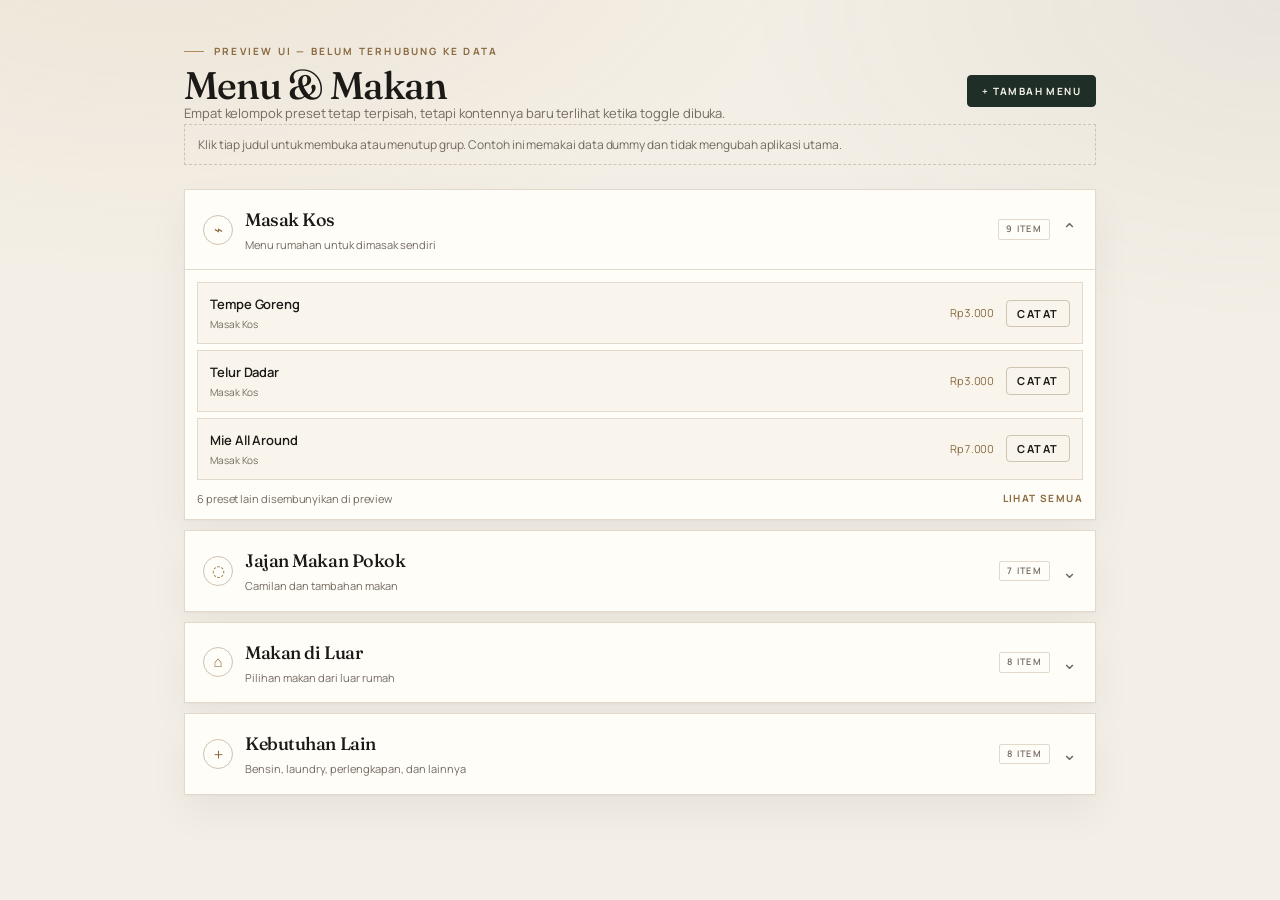
<file: menu-toggle-preview.html>
<!doctype html>
<html lang="id">
  <head>
    <meta charset="utf-8" />
    <meta name="viewport" content="width=device-width, initial-scale=1" />
    <title>Preview — Menu &amp; Makan</title>
    <link rel="preconnect" href="https://fonts.googleapis.com" />
    <link rel="preconnect" href="https://fonts.gstatic.com" crossorigin />
    <link href="https://fonts.googleapis.com/css2?family=Fraunces:opsz,wght@9..144,400;9..144,500&family=Manrope:wght@400;500;600;700&display=swap" rel="stylesheet" />
    <link rel="stylesheet" href="css/style.css" />
    <style>
      .preview-shell { max-width: 960px; margin: 0 auto; padding: 44px 24px 64px; }
      .preview-note { margin: 0 0 24px; padding: 10px 13px; border: 1px dashed var(--line-strong); color: var(--muted); font-size: 12px; }
      .menu-accordion { display: grid; gap: 10px; }
      .menu-group { overflow: clip; border: 1px solid var(--line); background: var(--surface); box-shadow: var(--shadow); }
      .menu-toggle { display: grid; grid-template-columns: auto minmax(0, 1fr) auto auto; align-items: center; width: 100%; gap: 12px; padding: 16px 18px; border: 0; background: transparent; color: var(--ink); text-align: left; }
      .menu-toggle:hover { background: var(--paper-2); }
      .menu-toggle:focus-visible { outline: 2px solid var(--accent-2); outline-offset: -3px; }
      .menu-toggle-icon { display: grid; width: 30px; height: 30px; place-items: center; border: 1px solid var(--line-strong); border-radius: 50%; color: var(--accent); font-size: 15px; }
      .menu-toggle-copy { display: grid; gap: 1px; min-width: 0; }
      .menu-toggle-title { font-family: var(--font-display); font-size: 18px; font-weight: 500; }
      .menu-toggle-description { overflow: hidden; color: var(--muted); font-size: 11px; text-overflow: ellipsis; white-space: nowrap; }
      .menu-toggle-chevron { color: var(--muted); font-size: 18px; transition: transform 160ms ease; }
      .menu-group.is-open .menu-toggle-chevron { transform: rotate(180deg); }
      .menu-group-body { display: none; border-top: 1px solid var(--line); padding: 12px; }
      .menu-group.is-open .menu-group-body { display: block; }
      .preview-list { display: grid; gap: 6px; margin: 0; padding: 0; list-style: none; }
      .preview-row { display: grid; grid-template-columns: minmax(0, 1fr) auto auto; gap: 12px; align-items: center; padding: 11px 12px; border: 1px solid var(--line); background: var(--paper-2); }
      .preview-row-name { display: block; font-size: 13px; font-weight: 600; }
      .preview-row-category { display: block; margin-top: 1px; color: var(--muted); font-size: 10px; }
      .preview-row-price { color: var(--accent); font-size: 11px; font-variant-numeric: tabular-nums; white-space: nowrap; }
      .preview-row .btn { padding: 6px 10px; font-size: 11px; }
      .preview-footer { display: flex; justify-content: space-between; align-items: center; gap: 12px; margin-top: 10px; color: var(--muted); font-size: 11px; }
      @media (max-width: 620px) {
        .preview-shell { padding: 28px 14px 44px; }
        .menu-toggle { grid-template-columns: auto minmax(0, 1fr) auto; padding: 14px; }
        .menu-toggle .panel-tag { display: none; }
        .preview-row { grid-template-columns: minmax(0, 1fr) auto; }
        .preview-row .btn { grid-column: 1 / -1; width: 100%; }
      }
    </style>
  </head>
  <body>
    <main class="preview-shell">
      <div class="page-head">
        <div>
          <p class="eyebrow">Preview UI — belum terhubung ke data</p>
          <h1>Menu &amp; Makan</h1>
        </div>
        <button class="btn primary small" type="button">+ Tambah Menu</button>
      </div>
      <p class="page-desc">Empat kelompok preset tetap terpisah, tetapi kontennya baru terlihat ketika toggle dibuka.</p>
      <p class="preview-note">Klik tiap judul untuk membuka atau menutup grup. Contoh ini memakai data dummy dan tidak mengubah aplikasi utama.</p>

      <div class="menu-accordion" data-menu-accordion>
        <section class="menu-group is-open">
          <button class="menu-toggle" type="button" aria-expanded="true">
            <span class="menu-toggle-icon" aria-hidden="true">⌁</span>
            <span class="menu-toggle-copy"><span class="menu-toggle-title">Masak Kos</span><span class="menu-toggle-description">Menu rumahan untuk dimasak sendiri</span></span>
            <span class="panel-tag">9 item</span><span class="menu-toggle-chevron" aria-hidden="true">⌄</span>
          </button>
          <div class="menu-group-body">
            <ul class="preview-list">
              <li class="preview-row"><span><span class="preview-row-name">Tempe Goreng</span><span class="preview-row-category">Masak Kos</span></span><span class="preview-row-price">Rp3.000</span><button class="btn ghost" type="button">Catat</button></li>
              <li class="preview-row"><span><span class="preview-row-name">Telur Dadar</span><span class="preview-row-category">Masak Kos</span></span><span class="preview-row-price">Rp3.000</span><button class="btn ghost" type="button">Catat</button></li>
              <li class="preview-row"><span><span class="preview-row-name">Mie All Around</span><span class="preview-row-category">Masak Kos</span></span><span class="preview-row-price">Rp7.000</span><button class="btn ghost" type="button">Catat</button></li>
            </ul>
            <div class="preview-footer"><span>6 preset lain disembunyikan di preview</span><button class="link-btn" type="button">Lihat semua</button></div>
          </div>
        </section>

        <section class="menu-group">
          <button class="menu-toggle" type="button" aria-expanded="false">
            <span class="menu-toggle-icon" aria-hidden="true">◌</span>
            <span class="menu-toggle-copy"><span class="menu-toggle-title">Jajan Makan Pokok</span><span class="menu-toggle-description">Camilan dan tambahan makan</span></span>
            <span class="panel-tag">7 item</span><span class="menu-toggle-chevron" aria-hidden="true">⌄</span>
          </button>
          <div class="menu-group-body"><p class="empty-state">Daftar contoh jajan akan muncul di sini.</p></div>
        </section>

        <section class="menu-group">
          <button class="menu-toggle" type="button" aria-expanded="false">
            <span class="menu-toggle-icon" aria-hidden="true">⌂</span>
            <span class="menu-toggle-copy"><span class="menu-toggle-title">Makan di Luar</span><span class="menu-toggle-description">Pilihan makan dari luar rumah</span></span>
            <span class="panel-tag">8 item</span><span class="menu-toggle-chevron" aria-hidden="true">⌄</span>
          </button>
          <div class="menu-group-body"><p class="empty-state">Daftar contoh makan di luar akan muncul di sini.</p></div>
        </section>

        <section class="menu-group">
          <button class="menu-toggle" type="button" aria-expanded="false">
            <span class="menu-toggle-icon" aria-hidden="true">＋</span>
            <span class="menu-toggle-copy"><span class="menu-toggle-title">Kebutuhan Lain</span><span class="menu-toggle-description">Bensin, laundry, perlengkapan, dan lainnya</span></span>
            <span class="panel-tag">8 item</span><span class="menu-toggle-chevron" aria-hidden="true">⌄</span>
          </button>
          <div class="menu-group-body"><p class="empty-state">Daftar contoh kebutuhan lain akan muncul di sini.</p></div>
        </section>
      </div>
    </main>
    <script>
      document.querySelectorAll('.menu-toggle').forEach(function (toggle) {
        toggle.addEventListener('click', function () {
          var group = toggle.closest('.menu-group');
          var isOpen = group.classList.toggle('is-open');
          toggle.setAttribute('aria-expanded', String(isOpen));
        });
      });
    </script>
  </body>
</html>
</file>
<file: css/style.css>
:root {
  --paper: #f4efe6;
  --paper-2: #f9f5ed;
  --surface: #fffdf8;
  --ink: #1c1a17;
  --ink-2: #2b2824;
  --muted: #726a5f;
  --muted-2: #9a9084;
  --line: #e2d9cb;
  --line-strong: #cfc3b1;
  --accent: #8a6a3f;
  --accent-2: #b08a57;
  --accent-soft: #efe4d2;
  --forest: #1f2e27;
  --forest-2: #2b3d33;
  --positive: #3f6b52;
  --negative: #a04a3a;
  --warning: #a8792f;
  --radius: 4px;
  --shadow: 0 1px 2px rgba(28, 26, 23, 0.04), 0 18px 40px rgba(28, 26, 23, 0.05);
  --font-display: "Fraunces", Georgia, "Times New Roman", serif;
  --font-body: "Manrope", "Segoe UI", sans-serif;
}

:root[data-theme="dark"] {
  --paper: #111512;
  --paper-2: #171c18;
  --surface: #1b211c;
  --ink: #f3eee5;
  --ink-2: #e6ded2;
  --muted: #b7ac9c;
  --muted-2: #8f8578;
  --line: #303a32;
  --line-strong: #465247;
  --accent: #d0a96b;
  --accent-2: #dfb97f;
  --accent-soft: #2a241a;
  --forest: #0d1712;
  --forest-2: #16241b;
  --positive: #82b595;
  --negative: #e28f7b;
  --warning: #d9a64d;
  --shadow: 0 1px 2px rgba(0, 0, 0, 0.22), 0 18px 40px rgba(0, 0, 0, 0.3);
}

* {
  box-sizing: border-box;
}

html {
  scroll-behavior: smooth;
  scroll-padding-top: 96px;
  color-scheme: light;
  scrollbar-color: var(--line-strong) var(--paper);
}

html[data-theme="dark"] {
  color-scheme: dark;
}

body {
  margin: 0;
  min-height: 100vh;
  overflow-x: hidden;
  background: var(--paper);
  color: var(--ink);
  font-family: var(--font-body);
  font-size: 15px;
  line-height: 1.6;
  letter-spacing: -0.005em;
  -webkit-font-smoothing: antialiased;
}

body::before {
  content: "";
  position: fixed;
  inset: 0;
  z-index: -1;
  pointer-events: none;
  background:
    radial-gradient(1100px 620px at 12% -12%, rgba(176, 138, 87, 0.11), transparent 62%),
    radial-gradient(900px 540px at 100% 0%, rgba(31, 46, 39, 0.05), transparent 60%);
}

[hidden] {
  display: none !important;
}

h1,
h2,
h3,
h4 {
  margin: 0;
  color: var(--ink);
  font-family: var(--font-display);
  font-weight: 500;
  letter-spacing: -0.02em;
  line-height: 1.12;
}

p {
  margin: 0 0 10px;
}

button,
input,
select,
textarea {
  font: inherit;
}

button {
  cursor: pointer;
}

a {
  color: var(--accent);
  text-underline-offset: 3px;
}

code {
  padding: 1px 5px;
  border: 1px solid var(--line);
  border-radius: 2px;
  background: var(--accent-soft);
  color: var(--accent);
  font-family: ui-monospace, SFMono-Regular, Consolas, "Liberation Mono", monospace;
  font-size: 0.9em;
}

::selection {
  background: var(--accent-soft);
  color: var(--ink);
}

::-webkit-scrollbar {
  width: 10px;
  height: 10px;
}

::-webkit-scrollbar-track {
  background: var(--paper);
}

::-webkit-scrollbar-thumb {
  border: 2px solid var(--paper);
  border-radius: 999px;
  background: var(--line-strong);
}

::-webkit-scrollbar-thumb:hover {
  background: var(--muted-2);
}

.screen {
  position: relative;
  z-index: 1;
}

.shoreline {
  position: fixed;
  inset: 0;
  z-index: 0;
  overflow: hidden;
  pointer-events: none;
  opacity: 0.72;
  transition: opacity 0.8s ease;
}

.shore-band {
  position: absolute;
  right: -14%;
  bottom: -28%;
  left: -14%;
  height: 52vh;
  border-radius: 50% 50% 0 0 / 26% 26% 0 0;
  filter: blur(36px);
  transform-origin: 50% 100%;
  will-change: transform;
}

.shore-band-a {
  background: linear-gradient(
    180deg,
    rgba(201, 164, 106, 0.28),
    rgba(201, 164, 106, 0.04) 58%,
    transparent 78%
  );
  transform: rotate(-5deg) scaleX(1.08);
  animation: shoreDrift 16s ease-in-out infinite alternate;
}

.shore-band-b {
  bottom: -32%;
  height: 42vh;
  background: linear-gradient(180deg, rgba(31, 46, 39, 0.17), transparent 72%);
  filter: blur(46px);
  transform: rotate(4deg) scaleX(1.12);
  opacity: 0.7;
  animation: shoreDriftB 21s ease-in-out -6s infinite alternate-reverse;
}

.shore-band-c {
  bottom: -18%;
  height: 27vh;
  background: linear-gradient(
    180deg,
    rgba(255, 253, 248, 0.72),
    rgba(255, 253, 248, 0) 74%
  );
  filter: blur(22px);
  transform: rotate(-2deg) scaleX(1.04);
  opacity: 0.62;
}

.shore-glint {
  position: absolute;
  right: 7%;
  bottom: 4.5vh;
  left: 7%;
  height: 1px;
  background: linear-gradient(
    90deg,
    transparent,
    rgba(201, 164, 106, 0.45),
    rgba(255, 253, 248, 0.8),
    rgba(201, 164, 106, 0.38),
    transparent
  );
  filter: blur(0.2px);
  opacity: 0.55;
  transform: rotate(-2.4deg);
}

body[data-screen="auth"] .shoreline {
  opacity: 0.3;
}

body[data-screen="app"] .shoreline {
  opacity: 0.38;
}

.ambient-effects {
  position: fixed;
  inset: 0;
  z-index: 0;
  overflow: hidden;
  pointer-events: none;
}

.ambient-leaf {
  position: absolute;
  width: 84px;
  height: 34px;
  border: 1px solid rgba(63, 107, 82, 0.2);
  border-radius: 100% 0 100% 0;
  background: linear-gradient(135deg, rgba(138, 106, 63, 0.1), rgba(63, 107, 82, 0.22));
  box-shadow: inset -12px -6px 18px rgba(31, 46, 39, 0.08);
  opacity: 0.55;
  transform-origin: left center;
  animation: leafFloat 13s ease-in-out infinite alternate;
}

.ambient-leaf::after {
  position: absolute;
  top: 50%;
  left: 7%;
  width: 82%;
  height: 1px;
  background: rgba(63, 107, 82, 0.24);
  content: "";
  transform: rotate(-18deg);
}

.leaf-a { top: 13%; left: 5%; transform: rotate(28deg); }
.leaf-b { top: 32%; right: 8%; width: 108px; transform: rotate(-44deg); animation-delay: -4s; }
.leaf-c { top: 68%; left: 9%; width: 62px; opacity: 0.4; transform: rotate(-10deg); animation-delay: -8s; }
.leaf-d { top: 79%; right: 18%; width: 92px; transform: rotate(54deg); animation-delay: -2s; }
.leaf-e { top: 8%; right: 28%; width: 55px; opacity: 0.35; transform: rotate(70deg); animation-delay: -6s; }
.leaf-f { top: 48%; left: 42%; width: 48px; opacity: 0.28; transform: rotate(-65deg); animation-delay: -10s; }

.ambient-aurora {
  position: absolute;
  top: -10%;
  left: -12%;
  width: 124%;
  height: 22%;
  border-radius: 50%;
  background: linear-gradient(90deg, transparent 7%, rgba(91, 202, 191, 0.2) 35%, rgba(126, 112, 218, 0.18) 54%, rgba(223, 185, 127, 0.15) 72%, transparent 94%);
  filter: blur(14px);
  opacity: 0;
  transform: rotate(-7deg);
  transition: opacity 0.45s ease;
}

.aurora-b {
  top: 66%;
  height: 15%;
  transform: rotate(8deg);
}

:root[data-theme="dark"] .ambient-leaf {
  opacity: 0;
}

:root[data-theme="dark"] .ambient-aurora {
  opacity: 0.58;
  animation: auroraShine 11s ease-in-out infinite alternate;
}

body[data-screen="auth"] .ambient-leaf {
  opacity: 0.78;
}

:root[data-theme="dark"] body[data-screen="auth"] .ambient-leaf {
  opacity: 0;
}

@keyframes shoreDrift {
  from {
    transform: rotate(-5deg) scaleX(1.08) translate3d(-1.2%, 0, 0);
  }
  to {
    transform: rotate(-3.6deg) scaleX(1.12) translate3d(1.2%, -1%, 0);
  }
}

@keyframes shoreDriftB {
  from {
    transform: rotate(4deg) scaleX(1.12) translate3d(1%, 0, 0);
  }
  to {
    transform: rotate(2.4deg) scaleX(1.08) translate3d(-1%, -1%, 0);
  }
}

@keyframes leafFloat {
  from { margin-top: -8px; margin-left: -5px; }
  to { margin-top: 9px; margin-left: 7px; }
}

@keyframes auroraShine {
  from { filter: blur(14px) brightness(0.8); transform: rotate(-7deg) translateX(-2%); }
  to { filter: blur(18px) brightness(1.25); transform: rotate(-4deg) translateX(2%); }
}

.welcome-screen,
.auth-screen,
.onboarding-screen {
  display: flex;
  min-height: 100vh;
  align-items: center;
  justify-content: center;
  padding: 56px 24px;
}

.app-screen {
  min-height: 100vh;
}

.eyebrow {
  display: flex;
  align-items: center;
  gap: 10px;
  margin: 0 0 12px;
  color: var(--accent);
  font-family: var(--font-body);
  font-size: 10px;
  font-weight: 700;
  letter-spacing: 0.22em;
  line-height: 1.4;
  text-transform: uppercase;
}

.eyebrow::before {
  content: "";
  display: inline-block;
  width: 20px;
  height: 1px;
  flex: none;
  background: var(--accent-2);
}

.muted {
  color: var(--muted);
}

.text-danger {
  color: var(--negative) !important;
}

.hint {
  margin: 0;
  color: var(--muted);
  font-size: 12px;
  line-height: 1.65;
}

.expense-split-hint {
  margin-top: 10px;
}

.empty-state,
.empty-row {
  margin: 0;
  padding: 26px 12px;
  border: 1px dashed var(--line-strong);
  border-radius: var(--radius);
  color: var(--muted);
  font-size: 13px;
  text-align: center;
}

.empty-row {
  padding: 14px 10px;
  border: 0;
}

.brand {
  display: flex;
  min-width: 0;
  align-items: center;
  gap: 12px;
}

.brand.compact {
  gap: 10px;
}

.brand-mark {
  display: grid;
  width: 38px;
  height: 38px;
  flex: none;
  place-items: center;
  border: 1px solid var(--accent);
  border-radius: var(--radius);
  color: var(--accent);
  font-family: var(--font-display);
  font-size: 20px;
  font-weight: 500;
  line-height: 1;
}

.brand-kicker {
  margin: 0 0 1px;
  color: var(--muted);
  font-family: var(--font-body);
  font-size: 8px;
  font-weight: 700;
  letter-spacing: 0.24em;
  text-transform: uppercase;
}

.brand-title {
  margin: 0;
  color: var(--ink);
  font-family: var(--font-display);
  font-size: 19px;
  font-weight: 500;
  letter-spacing: -0.025em;
  white-space: nowrap;
}

.brand-title span {
  color: var(--accent);
  font-style: italic;
  font-weight: 400;
}

.panel {
  position: relative;
  padding: 22px;
  overflow: hidden;
  border: 1px solid var(--line);
  border-radius: var(--radius);
  background: var(--surface);
  box-shadow: var(--shadow);
}

.panel-head {
  display: flex;
  align-items: baseline;
  justify-content: space-between;
  gap: 12px;
  margin-bottom: 18px;
}

.panel-head h2 {
  color: var(--ink);
  font-family: var(--font-display);
  font-size: 21px;
  font-weight: 500;
  letter-spacing: -0.025em;
}

.panel-tag {
  flex: none;
  padding: 3px 7px;
  border: 1px solid var(--line);
  border-radius: 2px;
  color: var(--muted);
  font-family: var(--font-body);
  font-size: 9px;
  font-weight: 600;
  letter-spacing: 0.14em;
  line-height: 1.4;
  text-transform: uppercase;
}

.welcome-grid {
  display: grid;
  width: 100%;
  max-width: 780px;
  grid-template-columns: 1fr;
  gap: 28px;
  align-items: start;
}

.welcome-hero {
  padding: 8px 0;
}

.hero-title {
  font-size: clamp(42px, 6vw, 72px);
  font-weight: 500;
  letter-spacing: -0.04em;
  line-height: 0.98;
}

.hero-title span {
  color: var(--accent);
  font-style: italic;
  font-weight: 400;
}

.hero-copy {
  max-width: 54ch;
  margin-top: 20px;
  color: var(--muted);
  font-size: 16px;
  line-height: 1.75;
}

.hero-actions {
  display: flex;
  flex-wrap: wrap;
  gap: 10px;
  margin: 28px 0 10px;
}

.feature-list {
  display: grid;
  gap: 10px;
  margin: 26px 0 0;
  padding: 0;
  color: var(--muted);
  font-size: 13px;
  list-style: none;
}

.feature-list li {
  display: flex;
  align-items: flex-start;
  gap: 12px;
}

.feature-list li::before {
  content: "";
  width: 18px;
  height: 1px;
  flex: none;
  margin-top: 0.72em;
  background: var(--accent-2);
}

.setup-panel {
  padding: 28px;
  border-top: 2px solid var(--accent);
}

.setup-panel h2 {
  margin-bottom: 8px;
  font-size: 24px;
}

.setup-panel p {
  color: var(--muted);
  font-size: 13px;
}

.auth-screen {
  isolation: isolate;
  overflow: hidden;
}

.auth-atmosphere {
  position: absolute;
  inset: 0;
  z-index: 0;
  overflow: hidden;
  pointer-events: none;
}

.auth-wash {
  position: absolute;
  inset: 0;
  background:
    repeating-linear-gradient(
      116deg,
      rgba(255, 255, 255, 0.022) 0 1px,
      transparent 1px 13px
    ),
    radial-gradient(900px 540px at 82% 16%, rgba(201, 164, 106, 0.2), transparent 64%),
    radial-gradient(760px 620px at 100% 100%, rgba(176, 138, 87, 0.16), transparent 62%),
    linear-gradient(145deg, #263a30 0%, #1a2821 52%, #101a15 100%);
  clip-path: polygon(66% 0, 100% 0, 100% 100%, 54% 100%);
}

.auth-atmosphere::before {
  content: "";
  position: absolute;
  top: 14%;
  right: 5%;
  width: 46vw;
  height: 46vw;
  border-radius: 50%;
  background: radial-gradient(circle, rgba(201, 164, 106, 0.22), transparent 68%);
  filter: blur(42px);
  opacity: 0.72;
}

.auth-shore {
  position: absolute;
  inset: 0;
  opacity: 0.62;
  animation: authShoreBreathe 12s ease-in-out infinite alternate;
}

.auth-shore-1 {
  background: linear-gradient(
    180deg,
    rgba(201, 164, 106, 0.3),
    rgba(201, 164, 106, 0.03) 56%,
    rgba(201, 164, 106, 0.16)
  );
  clip-path: polygon(65.4% 0, 66.6% 0, 54.6% 100%, 53.4% 100%);
  filter: blur(2px);
  opacity: 0.6;
}

.auth-shore-2 {
  background: linear-gradient(
    180deg,
    rgba(244, 239, 230, 0.28),
    rgba(244, 239, 230, 0.04) 52%,
    rgba(244, 239, 230, 0.16)
  );
  clip-path: polygon(64.2% 0, 67.8% 0, 55.8% 100%, 52.2% 100%);
  filter: blur(14px);
  opacity: 0.38;
}

.auth-shore-3 {
  background: linear-gradient(
    180deg,
    rgba(31, 46, 39, 0.18),
    rgba(31, 46, 39, 0.02) 60%,
    rgba(31, 46, 39, 0.14)
  );
  clip-path: polygon(62.5% 0, 69.5% 0, 57.5% 100%, 50.5% 100%);
  filter: blur(30px);
  opacity: 0.32;
}

.auth-shore-4 {
  background: linear-gradient(
    180deg,
    rgba(201, 164, 106, 0.1),
    transparent 58%,
    rgba(201, 164, 106, 0.1)
  );
  clip-path: polygon(60% 0, 72% 0, 60% 100%, 48% 100%);
  filter: blur(52px);
  opacity: 0.2;
}

.auth-shore-line {
  position: absolute;
  inset: 0;
  background: linear-gradient(
    180deg,
    rgba(201, 164, 106, 0),
    rgba(216, 184, 122, 0.7) 17%,
    rgba(255, 250, 240, 0.8) 52%,
    rgba(201, 164, 106, 0.55) 84%,
    rgba(201, 164, 106, 0)
  );
  clip-path: polygon(66% 0, 66.25% 0, 54.25% 100%, 54% 100%);
  filter: blur(0.3px);
  opacity: 0.8;
  animation: authShoreGlow 9s ease-in-out infinite alternate;
}

.auth-grid {
  position: relative;
  z-index: 2;
  display: grid;
  width: 100%;
  max-width: 1120px;
  grid-template-columns: 1.1fr 420px;
  gap: clamp(32px, 6vw, 80px);
  align-items: center;
}

.auth-brand {
  position: relative;
  z-index: 3;
}

.auth-brand::before {
  content: "";
  position: absolute;
  inset: -22px -48px -22px -24px;
  z-index: -1;
  border-radius: 50%;
  background: radial-gradient(
    ellipse at 38% 50%,
    rgba(244, 239, 230, 0.98) 0%,
    rgba(244, 239, 230, 0.9) 42%,
    rgba(244, 239, 230, 0) 74%
  );
  filter: blur(8px);
  pointer-events: none;
}

.auth-brand .hero-title {
  font-size: clamp(38px, 4.4vw, 58px);
}

.auth-card {
  position: relative;
  z-index: 3;
  padding: 34px;
  border: 1px solid rgba(255, 253, 248, 0.55);
  border-top: 2px solid var(--accent);
  background: linear-gradient(180deg, rgba(255, 253, 248, 0.985), rgba(249, 245, 237, 0.96));
  box-shadow:
    0 34px 90px rgba(8, 14, 11, 0.36),
    inset 0 1px 0 rgba(255, 255, 255, 0.68);
  backdrop-filter: blur(10px);
}

@keyframes authShoreGlow {
  from {
    opacity: 0.58;
  }
  to {
    opacity: 0.92;
  }
}

@keyframes authShoreBreathe {
  from {
    transform: translate3d(-0.35%, 0, 0) scaleX(1);
  }
  to {
    transform: translate3d(0.35%, 0, 0) scaleX(1.015);
  }
}

.auth-tabs {
  display: flex;
  gap: 0;
  margin-bottom: 22px;
  border-bottom: 1px solid var(--line);
}

.auth-tab {
  flex: 1;
  padding: 11px 0;
  border: 0;
  border-bottom: 1px solid transparent;
  background: none;
  color: var(--muted);
  font-size: 10px;
  font-weight: 700;
  letter-spacing: 0.16em;
  text-transform: uppercase;
  transition: color 0.2s ease, border-color 0.2s ease;
}

.auth-tab:hover {
  color: var(--ink);
}

.auth-tab.active {
  color: var(--ink);
  border-bottom-color: var(--accent);
}

.auth-card h2 {
  margin-bottom: 6px;
  font-size: 26px;
}

.auth-card > .muted {
  margin-bottom: 20px;
  font-size: 13px;
}

#auth-code {
  letter-spacing: 0.3em;
  text-transform: uppercase;
  font-weight: 600;
}

.auth-code-hint {
  margin-top: -4px;
}

.onboarding-screen {
  flex-direction: column;
  gap: 28px;
  max-width: 1000px;
  margin: 0 auto;
}

.onboarding-head {
  text-align: center;
}

.onboarding-head .eyebrow {
  justify-content: center;
}

.onboarding-head h1 {
  font-size: clamp(34px, 4vw, 48px);
}

.onboarding-head p {
  max-width: 60ch;
  margin: 10px auto 0;
}

.onboarding-grid {
  display: grid;
  width: 100%;
  grid-template-columns: repeat(2, minmax(0, 1fr));
  gap: 18px;
}

.onboarding-grid h2 {
  margin-bottom: 6px;
  font-size: 24px;
}

.link-btn {
  padding: 0;
  border: 0;
  border-bottom: 1px solid transparent;
  background: none;
  color: var(--accent);
  font-size: 10px;
  font-weight: 700;
  letter-spacing: 0.14em;
  text-transform: uppercase;
  transition: color 0.2s ease, border-color 0.2s ease;
}

.link-btn:hover {
  color: var(--ink);
  border-bottom-color: var(--accent);
}

.topbar {
  position: sticky;
  top: 0;
  z-index: 30;
  display: flex;
  align-items: center;
  gap: 20px;
  padding: 14px 28px;
  border-bottom: 1px solid var(--line);
  background: rgba(244, 239, 230, 0.92);
  backdrop-filter: blur(14px);
}

.topbar-center {
  display: flex;
  min-width: 0;
  align-items: center;
  gap: 8px;
}

.household-name {
  max-width: 260px;
  overflow: hidden;
  color: var(--muted);
  font-size: 11px;
  font-weight: 600;
  letter-spacing: 0.12em;
  text-overflow: ellipsis;
  text-transform: uppercase;
  white-space: nowrap;
}

.topbar-right {
  display: flex;
  flex-wrap: wrap;
  align-items: center;
  gap: 10px;
  margin-left: auto;
}

.month-control {
  display: flex;
  align-items: center;
  overflow: hidden;
  border: 1px solid var(--line-strong);
  border-radius: var(--radius);
  background: transparent;
}

.month-control input[type="month"] {
  width: 145px;
  padding: 8px 4px;
  border: 0;
  border-radius: 0;
  background: transparent;
  box-shadow: none;
  color: var(--ink);
  font-family: var(--font-body);
  font-size: 12px;
  color-scheme: light;
}

.month-control input[type="month"]:focus {
  box-shadow: none;
}

.icon-btn {
  display: grid;
  width: 32px;
  height: 32px;
  padding: 0;
  place-items: center;
  border: 1px solid transparent;
  border-radius: var(--radius);
  background: transparent;
  color: var(--muted);
  font-size: 18px;
  line-height: 1;
  transition: color 0.2s ease, background 0.2s ease, border-color 0.2s ease;
}

.icon-btn:hover {
  border-color: var(--line);
  background: var(--accent-soft);
  color: var(--ink);
}

.user-chip {
  display: flex;
  align-items: center;
  gap: 4px;
  padding: 3px 4px 3px 12px;
  border: 1px solid var(--line);
  border-radius: var(--radius);
  background: transparent;
}

.user-chip span {
  max-width: 150px;
  overflow: hidden;
  color: var(--ink);
  font-size: 11px;
  font-weight: 600;
  letter-spacing: 0.04em;
  text-overflow: ellipsis;
  white-space: nowrap;
}

.badge {
  padding: 3px 7px;
  border: 1px solid var(--line);
  border-radius: 2px;
  color: var(--muted);
  font-family: var(--font-body);
  font-size: 9px;
  font-weight: 600;
  letter-spacing: 0.12em;
  line-height: 1.4;
  text-transform: uppercase;
}

.badge.owner {
  border-color: rgba(63, 107, 82, 0.4);
  color: var(--positive);
}

.badge.demo {
  border-color: rgba(176, 138, 87, 0.5);
  background: var(--accent-soft);
  color: var(--accent);
}

.layout {
  display: grid;
  width: 100%;
  max-width: 1560px;
  grid-template-columns: 274px minmax(0, 1fr);
  gap: 34px;
  margin: 0 auto;
  padding: 32px 36px 64px;
}

.side-nav {
  position: sticky;
  top: 96px;
  display: flex;
  flex-direction: column;
  align-self: start;
  gap: 6px;
  padding: 22px 15px;
  border: 1px solid var(--forest);
  border-top: 2px solid var(--accent-2);
  border-radius: var(--radius);
  background: var(--forest);
  color: #d8d1c4;
  box-shadow: 0 18px 40px rgba(28, 26, 23, 0.1);
}

.nav-btn {
  display: flex;
  width: 100%;
  align-items: center;
  gap: 13px;
  padding: 13px 14px;
  border: 1px solid transparent;
  border-left: 2px solid transparent;
  border-radius: var(--radius);
  background: transparent;
  color: #c9c2b4;
  font-size: 13px;
  font-weight: 600;
  letter-spacing: 0.02em;
  text-align: left;
  transition: color 0.2s ease, background 0.2s ease, border-color 0.2s ease;
}

.nav-btn:hover {
  background: rgba(255, 255, 255, 0.05);
  color: #f6f1e8;
}

.nav-btn.active {
  border-left-color: var(--accent-2);
  background: rgba(255, 255, 255, 0.07);
  color: #f6f1e8;
}

.nav-ico {
  display: grid;
  width: 20px;
  height: 20px;
  flex: none;
  place-items: center;
}

.nav-ico svg {
  width: 20px;
  height: 20px;
  fill: none;
  stroke: currentColor;
  stroke-linecap: round;
  stroke-linejoin: round;
  stroke-width: 1.5;
}

.nav-foot {
  display: flex;
  align-items: center;
  gap: 7px;
  margin-top: 16px;
  padding: 15px 10px 4px;
  border-top: 1px solid rgba(255, 255, 255, 0.12);
  color: #8f9a92;
  font-size: 9px;
  font-weight: 600;
  letter-spacing: 0.16em;
  text-transform: uppercase;
}

.status-dot {
  width: 5px;
  height: 5px;
  border-radius: 50%;
  background: var(--accent-2);
}

.main {
  display: flex;
  min-width: 0;
  flex-direction: column;
  gap: 22px;
  scroll-margin-top: 96px;
}

.tab-panel {
  display: flex;
  flex-direction: column;
  gap: 22px;
  animation: fadeUp 0.24s ease;
}

@keyframes fadeUp {
  from {
    opacity: 0;
    transform: translateY(5px);
  }
  to {
    opacity: 1;
    transform: translateY(0);
  }
}

.page-head {
  display: flex;
  flex-wrap: wrap;
  align-items: flex-end;
  justify-content: space-between;
  gap: 16px;
}

.page-head .eyebrow {
  margin-bottom: 6px;
}

.page-head h1 {
  font-size: clamp(30px, 3vw, 42px);
  letter-spacing: -0.03em;
}

.page-desc {
  margin: -4px 0 0;
  color: var(--muted);
  font-size: 13px;
}

.head-meta {
  display: flex;
  flex-direction: column;
  align-items: flex-end;
  gap: 2px;
}

.head-meta span:first-child {
  color: var(--ink);
  font-family: var(--font-display);
  font-size: 24px;
  font-variant-numeric: tabular-nums;
  letter-spacing: -0.03em;
}

.head-meta span:last-child {
  color: var(--muted);
  font-size: 11px;
}

.btn {
  display: inline-flex;
  align-items: center;
  justify-content: center;
  gap: 8px;
  padding: 12px 20px;
  border: 1px solid transparent;
  border-radius: var(--radius);
  background: transparent;
  color: var(--ink);
  font-family: var(--font-body);
  font-size: 11px;
  font-weight: 700;
  letter-spacing: 0.14em;
  line-height: 1.2;
  text-transform: uppercase;
  white-space: nowrap;
  transition: background 0.2s ease, border-color 0.2s ease, color 0.2s ease;
}

.btn:focus-visible,
.icon-btn:focus-visible,
.nav-btn:focus-visible,
.auth-tab:focus-visible,
.chip:focus-visible,
.link-btn:focus-visible,
.row-actions button:focus-visible {
  outline: 2px solid var(--accent);
  outline-offset: 2px;
}

.btn.primary {
  border-color: var(--forest);
  background: var(--forest);
  color: #f8f3e9;
}

.btn.primary:hover {
  border-color: var(--forest-2);
  background: var(--forest-2);
}

.btn.ghost {
  border-color: var(--line-strong);
  background: transparent;
  color: var(--ink);
}

.btn.ghost:hover {
  border-color: var(--accent);
  color: var(--accent);
}

.btn.danger {
  border-color: rgba(160, 74, 58, 0.4);
  background: transparent;
  color: var(--negative);
}

.btn.danger:hover {
  border-color: var(--negative);
  background: rgba(160, 74, 58, 0.06);
}

.btn.small {
  padding: 9px 14px;
  font-size: 10px;
}

.btn.tiny {
  padding: 6px 10px;
  font-size: 9px;
}

.btn:disabled,
.btn.is-busy {
  opacity: 0.55;
  cursor: wait;
}

.chip {
  padding: 7px 12px;
  border: 1px solid var(--line-strong);
  border-radius: 2px;
  background: transparent;
  color: var(--muted);
  font-size: 10px;
  font-weight: 600;
  letter-spacing: 0.08em;
  text-transform: uppercase;
  transition: border-color 0.2s ease, color 0.2s ease, background 0.2s ease;
}

.chip:hover {
  border-color: var(--accent);
  background: var(--accent-soft);
  color: var(--accent);
}

.stat-grid {
  display: grid;
  grid-template-columns: repeat(4, minmax(0, 1fr));
  gap: 1px;
  overflow: hidden;
  border: 1px solid var(--line);
  border-radius: var(--radius);
  background: var(--line);
  box-shadow: var(--shadow);
}

.stat-grid.three {
  grid-template-columns: repeat(3, minmax(0, 1fr));
}

.stat-card {
  padding: 22px 24px;
  background: var(--surface);
}

.stat-label {
  display: block;
  margin-bottom: 14px;
  color: var(--muted);
  font-size: 10px;
  font-weight: 600;
  letter-spacing: 0.16em;
  text-transform: uppercase;
}

.stat-card strong {
  display: block;
  color: var(--ink);
  font-family: var(--font-display);
  font-size: clamp(26px, 2.6vw, 34px);
  font-variant-numeric: tabular-nums;
  font-weight: 500;
  letter-spacing: -0.03em;
  line-height: 1.1;
}

.stat-sub {
  display: block;
  margin-top: 8px;
  color: var(--muted-2);
  font-size: 11px;
}

.stat-card.is-negative {
  background: rgba(160, 74, 58, 0.04);
  box-shadow: inset 0 2px 0 var(--negative);
}

.stat-card.is-negative strong {
  color: var(--negative);
}

.pocket-grid {
  display: grid;
  grid-template-columns: repeat(3, minmax(0, 1fr));
  gap: 12px;
  overflow: visible;
  border: 0;
  border-radius: var(--radius);
  background: transparent;
  box-shadow: none;
}

.pocket-card {
  position: relative;
  isolation: isolate;
  width: 100%;
  padding: 20px 22px;
  border: 0;
  background: var(--surface);
  color: var(--ink);
  cursor: pointer;
  overflow: hidden;
  text-align: left;
  transition: transform 0.2s ease, box-shadow 0.2s ease, background 0.2s ease;
}

.pocket-card:not(.is-shared),
.pocket-summary-item:not(.is-shared) {
  background:
    radial-gradient(circle at 108% -8%, color-mix(in srgb, var(--pocket-color) 19%, transparent), transparent 45%),
    var(--surface);
}

.pocket-card::before {
  content: "";
  position: absolute;
  inset: 0 auto 0 0;
  width: 3px;
  background: var(--pocket-color);
  content: "";
  z-index: 2;
}

.pocket-card::after,
.pocket-summary-item::after {
  position: absolute;
  z-index: 0;
  bottom: -79px;
  left: -28%;
  width: 156%;
  height: 118px;
  border: 1px solid color-mix(in srgb, var(--pocket-color) 27%, transparent);
  border-radius: 50%;
  box-shadow:
    0 -20px 0 -1px color-mix(in srgb, var(--pocket-color) 15%, transparent),
    0 -40px 0 -1px color-mix(in srgb, var(--pocket-color) 8%, transparent);
  content: "";
  opacity: 0.9;
  transform: rotate(-8deg);
}

.pocket-card:hover,
.pocket-card:focus-visible,
.pocket-summary-item:hover,
.pocket-summary-item:focus-visible {
  z-index: 1;
  transform: translateY(-2px);
  box-shadow: 0 12px 26px color-mix(in srgb, var(--pocket-color) 16%, transparent);
  outline: none;
}

.pocket-card:focus-visible,
.pocket-summary-item:focus-visible {
  box-shadow: 0 0 0 2px var(--paper), 0 0 0 4px var(--pocket-color);
}

.pocket-card-head {
  display: flex;
  align-items: center;
  gap: 8px;
  color: var(--muted);
  font-size: 10px;
  font-weight: 700;
  letter-spacing: 0.12em;
  text-transform: uppercase;
}

.pocket-dot {
  display: inline-block;
  width: 7px;
  height: 7px;
  flex: none;
  border-radius: 50%;
  background: var(--pocket-color, var(--accent));
  box-shadow: 0 0 0 3px color-mix(in srgb, var(--pocket-color, var(--accent)) 14%, transparent);
}

.pocket-card strong {
  display: block;
  margin-top: 12px;
  color: var(--ink);
  font-family: var(--font-display);
  font-size: clamp(24px, 2.4vw, 31px);
  font-variant-numeric: tabular-nums;
  font-weight: 500;
  letter-spacing: -0.03em;
  line-height: 1.1;
}

.pocket-card-sub {
  display: block;
  margin-top: 7px;
  color: var(--muted-2);
  font-size: 11px;
  line-height: 1.45;
}

.pocket-card-meta {
  display: flex;
  justify-content: space-between;
  gap: 8px;
  margin-top: 12px;
  padding-top: 9px;
  border-top: 1px solid var(--line);
  color: var(--muted);
  font-size: 10px;
  font-variant-numeric: tabular-nums;
}

.pocket-card > *,
.pocket-summary-item > * {
  position: relative;
  z-index: 1;
}

.pocket-card.is-shared,
.pocket-summary-item.is-shared {
  border-color: rgba(223, 185, 127, 0.35);
  background:
    radial-gradient(circle at 87% 18%, rgba(245, 224, 161, 0.22), transparent 32%),
    linear-gradient(135deg, #1b2a23, #23392d 56%, #17221c);
}

.pocket-card.is-shared::before {
  background: linear-gradient(180deg, #f0ca82, #a77936);
}

.pocket-card.is-shared::after,
.pocket-summary-item.is-shared::after {
  display: none;
}

.pocket-card.is-shared .pocket-card-head,
.pocket-card.is-shared .pocket-card-sub,
.pocket-card.is-shared .pocket-card-meta,
.pocket-summary-item.is-shared .pocket-summary-name,
.pocket-summary-item.is-shared .pocket-summary-sub {
  color: #d8d2c6;
}

.pocket-card.is-shared strong,
.pocket-summary-item.is-shared strong {
  color: #fff4db;
}

.pocket-card.is-shared .pocket-card-meta {
  border-top-color: rgba(245, 224, 161, 0.2);
}

.pocket-card-chandelier {
  position: absolute;
  z-index: 0;
  top: 0;
  right: 20px;
  width: 76px;
  height: 88px;
  background: linear-gradient(90deg, transparent 49%, rgba(245, 224, 161, 0.72) 49% 51%, transparent 51%) top / 100% 36px no-repeat;
  opacity: 0.78;
}

.pocket-card-chandelier::before {
  position: absolute;
  top: 31px;
  left: 8px;
  width: 58px;
  height: 28px;
  border-right: 1px solid rgba(245, 224, 161, 0.65);
  border-bottom: 1px solid rgba(245, 224, 161, 0.65);
  border-left: 1px solid rgba(245, 224, 161, 0.65);
  border-radius: 0 0 50% 50%;
  content: "";
}

.pocket-card-chandelier::after {
  position: absolute;
  top: 54px;
  left: 10px;
  width: 56px;
  height: 26px;
  background:
    radial-gradient(circle at 0 24%, #ffe6a7 0 2px, transparent 3px),
    radial-gradient(circle at 50% 82%, #ffe6a7 0 3px, transparent 4px),
    radial-gradient(circle at 100% 24%, #ffe6a7 0 2px, transparent 3px);
  filter: drop-shadow(0 0 5px rgba(245, 202, 119, 0.7));
  content: "";
}

.warning-panel {
  display: flex;
  flex-direction: column;
  gap: 3px;
  margin: 16px 0;
  padding: 16px 20px;
  border: 1px solid var(--line-strong);
  border-left: 4px solid var(--muted-2);
  border-radius: var(--radius);
  background: var(--surface);
  box-shadow: var(--shadow);
}

.warning-panel strong {
  color: var(--ink);
  font-family: var(--font-display);
  font-size: clamp(17px, 1.8vw, 21px);
  font-weight: 500;
  letter-spacing: -0.02em;
  line-height: 1.3;
}

.warning-panel p {
  margin: 0;
  color: var(--muted);
  font-size: 12px;
  line-height: 1.55;
}

.warning-kicker {
  color: var(--muted-2);
  font-size: 9px;
  font-weight: 700;
  letter-spacing: 0.16em;
  text-transform: uppercase;
}

.warning-panel.is-safe {
  border-left-color: var(--positive);
  background: linear-gradient(90deg, rgba(63, 107, 82, 0.07), var(--surface) 60%);
}

.warning-panel.is-warn {
  border-color: rgba(176, 138, 87, 0.5);
  border-left-color: #c49a3a;
  background: linear-gradient(90deg, rgba(196, 154, 58, 0.14), var(--surface) 65%);
}

.warning-panel.is-warn strong {
  color: #8a6418;
}

.warning-panel.is-critical {
  border-color: rgba(160, 74, 58, 0.45);
  border-left-color: var(--negative);
  background: linear-gradient(90deg, rgba(160, 74, 58, 0.12), var(--surface) 65%);
}

.warning-panel.is-critical strong {
  color: var(--negative);
}

.progress-panel {
  padding: 20px 24px;
}

.progress-head {
  display: flex;
  justify-content: space-between;
  margin-bottom: 10px;
  color: var(--muted);
  font-size: 10px;
  font-weight: 600;
  letter-spacing: 0.14em;
  text-transform: uppercase;
}

#progress-label {
  color: var(--accent);
  font-family: var(--font-body);
  font-size: 12px;
  font-variant-numeric: tabular-nums;
  letter-spacing: 0.04em;
}

.progress-track {
  height: 4px;
  overflow: hidden;
  border: 0;
  border-radius: 999px;
  background: var(--accent-soft);
}

.progress-fill {
  width: 0;
  height: 100%;
  border-radius: 999px;
  background: var(--accent);
  transition: width 0.6s ease;
}

.progress-fill.over {
  background: var(--negative);
}

#progress-detail {
  margin: 10px 0 0;
  color: var(--muted);
  font-size: 11px;
}

.dash-grid {
  display: grid;
  grid-template-columns: repeat(3, minmax(0, 1fr));
  gap: 16px;
}

.span-2 {
  grid-column: span 2;
}

.chart-card {
  min-height: 300px;
}

.chart-wrap {
  position: relative;
  height: 260px;
}

.chart-wrap-sm {
  height: 220px;
}

.chart-empty {
  position: absolute;
  inset: 0;
  display: flex;
  align-items: center;
  justify-content: center;
  padding: 20px;
  color: var(--muted);
  font-size: 12px;
  text-align: center;
}

.insight-card {
  display: flex;
  flex-direction: column;
  grid-column: span 2;
  border-color: var(--forest);
  background: var(--forest);
  color: #efe9dd;
}

.insight-card .panel-head h2 {
  color: #f6f1e8;
}

.insight-card .panel-tag {
  border-color: rgba(255, 255, 255, 0.18);
  color: #c9c2b4;
}

.insight-card p {
  color: #d8d2c6;
  font-size: 15px;
  line-height: 1.7;
}

.top-cat {
  display: flex;
  flex-direction: column;
  gap: 9px;
  margin-top: auto;
  padding-top: 14px;
}

.top-cat-row {
  display: grid;
  grid-template-columns: minmax(0, 1fr) 70px auto;
  align-items: center;
  gap: 8px;
  font-size: 12px;
}

.top-cat-name {
  overflow: hidden;
  color: #b9c2ba;
  text-overflow: ellipsis;
  white-space: nowrap;
}

.top-cat-track {
  height: 4px;
  overflow: hidden;
  border-radius: 999px;
  background: rgba(255, 255, 255, 0.12);
}

.top-cat-fill {
  display: block;
  height: 100%;
  border-radius: 999px;
}

.top-cat-amount {
  color: var(--accent-2);
  font-size: 11px;
  font-variant-numeric: tabular-nums;
  text-align: right;
}

.recent-list {
  display: flex;
  flex-direction: column;
  gap: 0;
  margin: 0;
  padding: 0;
  list-style: none;
}

.recent-row {
  display: flex;
  align-items: center;
  gap: 12px;
  padding: 13px 0;
  border-bottom: 1px solid var(--line);
}

.recent-row:last-child {
  border-bottom: 0;
}

.recent-dot {
  width: 6px;
  height: 6px;
  flex: none;
  border-radius: 50%;
}

.recent-dot.expense {
  background: var(--negative);
}

.recent-dot.budget {
  background: var(--positive);
}

.recent-main {
  display: flex;
  min-width: 0;
  flex: 1;
  flex-direction: column;
}

.recent-desc {
  overflow: hidden;
  font-size: 13px;
  font-weight: 600;
  text-overflow: ellipsis;
  white-space: nowrap;
}

.recent-meta {
  color: var(--muted);
  font-size: 11px;
}

.recent-amount {
  flex: none;
  font-size: 12px;
  font-variant-numeric: tabular-nums;
  white-space: nowrap;
}

.recent-amount.expense {
  color: var(--negative);
}

.recent-amount.budget {
  color: var(--positive);
}

.form-grid {
  display: grid;
  gap: 14px;
}

.inline-form {
  grid-template-columns: repeat(4, minmax(0, 1fr)) auto;
  align-items: end;
}

.inline-form.wide {
  grid-template-columns: repeat(5, minmax(0, 1fr)) auto;
}

label {
  display: flex;
  flex-direction: column;
  gap: 8px;
  color: var(--muted);
  font-size: 10px;
  font-weight: 600;
  letter-spacing: 0.12em;
  text-transform: uppercase;
}

input,
select {
  width: 100%;
  padding: 11px 13px;
  border: 1px solid var(--line-strong);
  border-radius: 2px;
  outline: none;
  background: var(--surface);
  color: var(--ink);
  font-family: var(--font-body);
  font-size: 14px;
  font-weight: 400;
  letter-spacing: 0;
  line-height: 1.4;
  text-transform: none;
  transition: border-color 0.2s ease, box-shadow 0.2s ease;
}

input::placeholder {
  color: var(--muted-2);
}

input:hover,
select:hover {
  border-color: var(--accent-2);
}

input:focus,
select:focus {
  border-color: var(--accent);
  box-shadow: 0 0 0 3px rgba(176, 138, 87, 0.16);
}

input[type="date"],
input[type="month"] {
  color-scheme: light;
  font-family: var(--font-body);
  font-size: 12px;
}

select {
  appearance: none;
  padding-right: 34px;
  background-image: url("data:image/svg+xml,%3Csvg xmlns='http://www.w3.org/2000/svg' width='12' height='8' viewBox='0 0 12 8'%3E%3Cpath d='M1 1.5 6 6.5l5-5' fill='none' stroke='%23726a5f' stroke-width='1.5' stroke-linecap='round' stroke-linejoin='round'/%3E%3C/svg%3E");
  background-position: right 12px center;
  background-repeat: no-repeat;
  background-size: 12px 8px;
}

.form-error {
  margin: 0;
  color: var(--negative);
  font-size: 12px;
}

.form-error:not([hidden]) {
  animation: shake 0.3s ease;
}

@keyframes shake {
  0%,
  100% {
    transform: translateX(0);
  }
  25% {
    transform: translateX(-3px);
  }
  75% {
    transform: translateX(3px);
  }
}

.preset-row {
  display: flex;
  flex-wrap: wrap;
  gap: 8px;
  margin-bottom: 14px;
}

.filter-row {
  display: grid;
  grid-template-columns: minmax(0, 1fr) 200px 180px;
  gap: 10px;
  margin-bottom: 16px;
}

.entry-list {
  display: flex;
  flex-direction: column;
  gap: 8px;
  margin: 0;
  padding: 0;
  list-style: none;
}

.entry-row {
  display: flex;
  align-items: center;
  gap: 12px;
  padding: 12px 14px;
  border: 1px solid var(--line);
  border-radius: 2px;
  background: var(--paper-2);
}

.entry-main {
  display: flex;
  min-width: 0;
  flex: 1;
  flex-direction: column;
  gap: 2px;
}

.entry-date {
  color: var(--muted);
  font-size: 10px;
  font-weight: 600;
  letter-spacing: 0.08em;
  text-transform: uppercase;
}

.entry-desc {
  overflow: hidden;
  font-size: 13px;
  font-weight: 600;
  text-overflow: ellipsis;
  white-space: nowrap;
}

.entry-amount {
  flex: none;
  font-size: 12px;
  font-variant-numeric: tabular-nums;
  white-space: nowrap;
}

.entry-amount.plus {
  color: var(--positive);
}

.entry-amount.minus {
  color: var(--negative);
}

.pocket-badge {
  display: inline-flex;
  align-items: center;
  gap: 5px;
  width: fit-content;
  padding: 2px 7px;
  border: 1px solid color-mix(in srgb, var(--pocket-color) 34%, var(--line));
  border-radius: 999px;
  background: color-mix(in srgb, var(--pocket-color) 7%, transparent);
  color: var(--pocket-color);
  font-size: 9px;
  font-weight: 700;
  letter-spacing: 0.04em;
  line-height: 1.4;
  text-transform: none;
  white-space: nowrap;
}

.pocket-badge .pocket-dot {
  width: 5px;
  height: 5px;
  box-shadow: none;
}

.entry-date .pocket-badge {
  margin-left: 4px;
  vertical-align: 1px;
}

.pocket-summary {
  display: grid;
  grid-template-columns: repeat(3, minmax(0, 1fr));
  gap: 10px;
  margin-bottom: 16px;
}

.pocket-summary-item {
  position: relative;
  isolation: isolate;
  display: flex;
  flex-direction: column;
  gap: 2px;
  width: 100%;
  padding: 13px 15px;
  border: 1px solid var(--line);
  border-top: 3px solid var(--pocket-color);
  border-radius: var(--radius);
  background: var(--surface);
  color: var(--ink);
  cursor: pointer;
  overflow: hidden;
  text-align: left;
  transition: transform 0.2s ease, box-shadow 0.2s ease, background 0.2s ease;
}

.pocket-summary-name {
  display: flex;
  align-items: center;
  gap: 6px;
  color: var(--muted);
  font-size: 10px;
  font-weight: 700;
  letter-spacing: 0.08em;
  text-transform: uppercase;
}

.pocket-summary-item strong {
  color: var(--ink);
  font-family: var(--font-display);
  font-size: 19px;
  font-variant-numeric: tabular-nums;
  font-weight: 500;
  letter-spacing: -0.02em;
}

.pocket-summary-sub {
  color: var(--muted-2);
  font-size: 10px;
}

.row-actions {
  display: flex;
  flex: none;
  gap: 5px;
}

.row-actions button {
  padding: 5px 8px;
  border: 1px solid var(--line);
  border-radius: 2px;
  background: transparent;
  color: var(--muted);
  font-size: 9px;
  font-weight: 600;
  letter-spacing: 0.06em;
  text-transform: uppercase;
  transition: color 0.18s ease, border-color 0.18s ease, background 0.18s ease;
}

.row-actions button:hover {
  border-color: var(--accent);
  background: var(--accent-soft);
  color: var(--accent);
}

.row-actions button[data-action="delete"]:hover,
.row-actions button[data-action="delete-menu"]:hover {
  border-color: var(--negative);
  background: rgba(160, 74, 58, 0.06);
  color: var(--negative);
}

.date-groups {
  display: flex;
  flex-direction: column;
  gap: 18px;
}

.date-group {
  padding-left: 16px;
  border-left: 1px solid var(--line);
}

.date-group-head {
  display: flex;
  align-items: center;
  justify-content: space-between;
  gap: 10px;
  padding: 2px 0 9px;
  color: var(--muted);
  font-size: 10px;
  font-weight: 600;
  letter-spacing: 0.12em;
  text-transform: uppercase;
}

.date-group-total {
  color: var(--negative);
  font-size: 12px;
  font-variant-numeric: tabular-nums;
  letter-spacing: 0;
  text-transform: none;
}

.expense-row {
  display: flex;
  align-items: center;
  gap: 10px;
  margin-bottom: 6px;
  padding: 11px 13px;
  border: 1px solid var(--line);
  border-radius: 2px;
  background: var(--paper-2);
}

.expense-cat {
  flex: none;
  padding: 3px 8px;
  border: 1px solid var(--cat-color, var(--line-strong));
  border-radius: 2px;
  color: var(--cat-color, var(--muted));
  font-size: 9px;
  font-weight: 600;
  letter-spacing: 0.05em;
  text-transform: uppercase;
  white-space: nowrap;
}

.expense-main {
  display: flex;
  min-width: 0;
  flex: 1;
  flex-direction: column;
}

.expense-desc {
  overflow: hidden;
  font-size: 13px;
  font-weight: 600;
  text-overflow: ellipsis;
  white-space: nowrap;
}

.expense-meta {
  color: var(--muted);
  font-size: 10px;
}

.expense-amount {
  flex: none;
  color: var(--ink);
  font-size: 12px;
  font-variant-numeric: tabular-nums;
  white-space: nowrap;
}

.menu-grid {
  display: grid;
  grid-template-columns: repeat(2, minmax(0, 1fr));
  gap: 16px;
}

.menu-panel {
  padding: 0;
}

.menu-toggle {
  display: flex;
  align-items: center;
  gap: 10px;
  width: 100%;
  padding: 18px 22px;
  border: 0;
  background: transparent;
  color: var(--ink);
  cursor: pointer;
  text-align: left;
  list-style: none;
}

.menu-toggle:hover {
  background: var(--paper-2);
}

.menu-toggle::-webkit-details-marker {
  display: none;
}

.menu-toggle::marker {
  content: "";
}

.menu-toggle:focus-visible {
  outline: 2px solid var(--accent-2);
  outline-offset: -3px;
}

.menu-toggle-title {
  min-width: 0;
  overflow: hidden;
  color: var(--ink);
  font-family: var(--font-display);
  font-size: 21px;
  font-weight: 500;
  letter-spacing: -0.025em;
  text-overflow: ellipsis;
  white-space: nowrap;
}

.menu-toggle .panel-tag {
  margin-left: auto;
}

.menu-toggle-chevron {
  color: var(--muted);
  font-size: 18px;
  transition: transform 160ms ease;
}

.menu-panel[open] .menu-toggle-chevron {
  transform: rotate(180deg);
}

.menu-group-body {
  padding: 0 22px 22px;
}

.menu-list {
  display: flex;
  flex-direction: column;
  gap: 6px;
  margin: 0;
  padding: 0;
  list-style: none;
}

.menu-row {
  display: flex;
  flex-wrap: wrap;
  align-items: center;
  gap: 10px;
  padding: 11px 13px;
  border: 1px solid var(--line);
  border-radius: 2px;
  background: var(--paper-2);
}

.menu-row .row-actions {
  margin-left: auto;
}

.menu-info {
  display: flex;
  min-width: 0;
  flex: 1;
  flex-direction: column;
}

.menu-name {
  overflow-wrap: anywhere;
  font-size: 13px;
  font-weight: 600;
  line-height: 1.35;
}

.menu-meta {
  display: flex;
  align-items: center;
  gap: 5px;
  color: var(--muted);
  font-size: 10px;
}

.mini-dot {
  width: 5px;
  height: 5px;
  border-radius: 50%;
}

.menu-price {
  flex: none;
  color: var(--accent);
  font-size: 11px;
  font-variant-numeric: tabular-nums;
  white-space: nowrap;
}

.settings-grid {
  display: grid;
  grid-template-columns: repeat(2, minmax(0, 1fr));
  gap: 16px;
}

.settings-wide {
  grid-column: 1 / -1;
}

.settings-warning-form {
  grid-template-columns: repeat(3, minmax(0, 1fr)) auto;
  align-items: end;
}

.pocket-legend {
  display: flex;
  flex-wrap: wrap;
  gap: 8px;
  margin: 12px 0 16px;
}

.pocket-legend-item {
  display: inline-flex;
  align-items: center;
  gap: 7px;
  padding: 6px 10px;
  border: 1px solid var(--line);
  border-radius: 999px;
  color: var(--muted);
  font-size: 11px;
  font-weight: 600;
}

.access-panel {
  grid-column: 1 / -1;
}

.access-grid {
  display: grid;
  grid-template-columns: minmax(0, 1fr) auto;
  gap: 18px;
  align-items: center;
  margin-top: 14px;
}

.access-code-box {
  display: flex;
  flex-direction: column;
  gap: 8px;
  padding: 18px;
  border: 1px solid var(--line-strong);
  border-radius: 2px;
  background: var(--accent-soft);
}

#settings-access-code {
  color: var(--accent);
  font-family: var(--font-display);
  font-size: clamp(34px, 5vw, 48px);
  font-variant-numeric: tabular-nums;
  letter-spacing: 0.26em;
  line-height: 1;
}

.access-code-box .row-actions {
  margin-top: 4px;
}

.access-qr-box {
  display: flex;
  flex-direction: column;
  align-items: center;
  gap: 10px;
}

.access-qr {
  display: grid;
  width: 180px;
  height: 180px;
  place-items: center;
  padding: 8px;
  border: 1px solid var(--line-strong);
  border-radius: 2px;
  background: var(--surface);
}

.access-qr img,
.access-qr canvas {
  display: block;
  max-width: 100%;
  height: auto;
}

.access-qr-empty {
  color: var(--muted);
  font-size: 11px;
  text-align: center;
}

.access-form {
  grid-template-columns: minmax(0, 1fr) auto;
  align-items: end;
  margin-top: 16px;
}

#settings-access-input {
  letter-spacing: 0.3em;
  text-transform: uppercase;
  font-weight: 600;
}

.theme-switch {
  display: inline-flex;
  gap: 4px;
  margin-top: 12px;
  padding: 4px;
  border: 1px solid var(--line);
  border-radius: 999px;
  background: var(--paper-2);
}

.theme-option {
  padding: 8px 16px;
  border: 0;
  border-radius: 999px;
  background: transparent;
  color: var(--muted);
  font-size: 10px;
  font-weight: 700;
  letter-spacing: 0.08em;
  text-transform: uppercase;
}

.theme-option:hover {
  color: var(--ink);
}

.theme-option.is-active {
  background: var(--accent);
  color: #1c1a17;
}

[data-theme="dark"] body::before {
  background:
    radial-gradient(1100px 620px at 12% -12%, rgba(208, 169, 107, 0.1), transparent 62%),
    radial-gradient(900px 540px at 100% 0%, rgba(130, 181, 149, 0.06), transparent 60%);
}

[data-theme="dark"] .topbar {
  background: rgba(17, 21, 18, 0.92);
}

[data-theme="dark"] .shore-band-c {
  background: linear-gradient(
    180deg,
    rgba(208, 169, 107, 0.12),
    rgba(208, 169, 107, 0) 74%
  );
  opacity: 0.32;
}

[data-theme="dark"] .shore-glint {
  background: linear-gradient(
    90deg,
    transparent,
    rgba(208, 169, 107, 0.38),
    rgba(223, 185, 127, 0.55),
    rgba(208, 169, 107, 0.32),
    transparent
  );
  opacity: 0.35;
}

[data-theme="dark"] .auth-brand::before {
  background: radial-gradient(
    ellipse at 38% 50%,
    rgba(17, 21, 18, 0.98) 0%,
    rgba(17, 21, 18, 0.9) 42%,
    rgba(17, 21, 18, 0) 74%
  );
}

[data-theme="dark"] .auth-card {
  border-color: rgba(255, 255, 255, 0.08);
  background: linear-gradient(180deg, rgba(27, 33, 28, 0.985), rgba(20, 26, 22, 0.97));
  box-shadow:
    0 34px 90px rgba(0, 0, 0, 0.55),
    inset 0 1px 0 rgba(255, 255, 255, 0.05);
}

[data-theme="dark"] .btn.primary {
  border-color: var(--accent);
  background: var(--accent);
  color: #1c1a17;
}

[data-theme="dark"] .btn.primary:hover {
  border-color: var(--accent-2);
  background: var(--accent-2);
}

[data-theme="dark"] .warning-panel.is-warn strong {
  color: var(--warning);
}

[data-theme="dark"] input[type="date"],
[data-theme="dark"] input[type="month"] {
  color-scheme: dark;
}

[data-theme="dark"] select {
  background-image: url("data:image/svg+xml,%3Csvg xmlns='http://www.w3.org/2000/svg' width='12' height='8' viewBox='0 0 12 8'%3E%3Cpath d='M1 1.5 6 6.5l5-5' fill='none' stroke='%23b7ac9c' stroke-width='1.5' stroke-linecap='round' stroke-linejoin='round'/%3E%3C/svg%3E");
}

@media (min-width: 1081px) {
  .settings-grid .form-grid .btn {
    justify-self: start;
  }
}

.invite-box {
  display: flex;
  flex-wrap: wrap;
  align-items: center;
  gap: 10px;
  margin-top: 14px;
  padding: 14px;
  border: 1px solid var(--line-strong);
  border-radius: 2px;
  background: var(--accent-soft);
}

.invite-label {
  color: var(--muted);
  font-size: 9px;
  font-weight: 600;
  letter-spacing: 0.14em;
  text-transform: uppercase;
}

#settings-invite-code {
  color: var(--accent);
  font-family: var(--font-display);
  font-size: 22px;
  font-variant-numeric: tabular-nums;
  letter-spacing: 0.2em;
}

.invite-box .row-actions {
  margin-left: auto;
}

.member-list {
  display: flex;
  flex-direction: column;
  gap: 6px;
  margin: 0;
  padding: 0;
  list-style: none;
}

.member-row {
  display: flex;
  align-items: center;
  justify-content: space-between;
  gap: 10px;
  padding: 11px 14px;
  border: 1px solid var(--line);
  border-radius: 2px;
  background: var(--paper-2);
}

.member-name {
  overflow: hidden;
  font-size: 13px;
  font-weight: 600;
  text-overflow: ellipsis;
  white-space: nowrap;
}

.settings-actions {
  display: flex;
  flex-wrap: wrap;
  gap: 8px;
}

.app-dialog {
  width: min(520px, calc(100vw - 28px));
  padding: 28px;
  border: 1px solid var(--line-strong);
  border-top: 2px solid var(--accent);
  border-radius: var(--radius);
  background: var(--surface);
  color: var(--ink);
  box-shadow: 0 30px 80px rgba(28, 26, 23, 0.25);
}

.app-dialog::backdrop {
  background: rgba(28, 26, 23, 0.45);
  backdrop-filter: blur(4px);
}

.app-dialog h2 {
  margin-bottom: 18px;
  color: var(--ink);
  font-family: var(--font-display);
  font-size: 24px;
  font-weight: 500;
  letter-spacing: -0.025em;
}

.dialog-actions {
  display: flex;
  flex-wrap: wrap;
  justify-content: flex-end;
  gap: 8px;
  margin-top: 8px;
}

.dialog-actions .danger {
  margin-right: auto;
}

#toast-stack {
  position: fixed;
  right: 18px;
  bottom: 18px;
  z-index: 100;
  display: flex;
  width: min(360px, calc(100vw - 36px));
  flex-direction: column;
  gap: 8px;
  pointer-events: none;
}

.toast {
  padding: 13px 15px;
  border: 1px solid var(--forest);
  border-left: 3px solid var(--accent-2);
  border-radius: 2px;
  background: var(--forest);
  box-shadow: 0 12px 30px rgba(28, 26, 23, 0.18);
  color: #f5efe4;
  font-size: 12px;
  animation: toastIn 0.25s ease;
  transition: opacity 0.35s ease, transform 0.35s ease;
}

.toast.toast-success {
  border-left-color: #7fa88a;
}

.toast.toast-error {
  border-left-color: #d18a7a;
}

.toast.toast-warn {
  border-left-color: #d3ad6a;
}

.toast.is-out {
  opacity: 0;
  transform: translateX(12px);
}

@keyframes toastIn {
  from {
    opacity: 0;
    transform: translateX(14px);
  }
  to {
    opacity: 1;
    transform: translateX(0);
  }
}

@media (max-width: 1080px) {
  .stat-grid {
    grid-template-columns: repeat(2, minmax(0, 1fr));
  }

  .dash-grid {
    grid-template-columns: repeat(2, minmax(0, 1fr));
  }

  .pocket-grid {
    grid-template-columns: repeat(2, minmax(0, 1fr));
  }

  .pocket-grid .pocket-card:last-child {
    grid-column: span 2;
  }

  .span-2 {
    grid-column: span 2;
  }

  .settings-warning-form {
    grid-template-columns: repeat(2, minmax(0, 1fr));
  }

  .welcome-grid {
    grid-template-columns: 1fr;
  }

  .auth-grid {
    max-width: 560px;
    grid-template-columns: 1fr;
  }

  .auth-wash {
    clip-path: polygon(0 48%, 100% 38%, 100% 100%, 0 100%);
  }

  .auth-shore-1 {
    clip-path: polygon(0 46.5%, 100% 36.5%, 100% 38.5%, 0 48.5%);
  }

  .auth-shore-2 {
    clip-path: polygon(0 45%, 100% 35%, 100% 38%, 0 48%);
  }

  .auth-shore-3 {
    clip-path: polygon(0 43%, 100% 33%, 100% 37%, 0 47%);
  }

  .auth-shore-4 {
    clip-path: polygon(0 40%, 100% 30%, 100% 36%, 0 46%);
  }

  .auth-shore-line {
    clip-path: polygon(0 48%, 0 48.25%, 100% 38.25%, 100% 38%);
  }

  .settings-grid {
    grid-template-columns: 1fr;
  }

  .access-grid {
    grid-template-columns: 1fr;
  }

  .access-qr-box {
    align-items: flex-start;
  }

  .access-form {
    grid-template-columns: 1fr;
  }
}

@media (max-width: 880px) {
  .topbar {
    flex-wrap: wrap;
    gap: 10px;
    padding: 12px 16px;
  }

  .topbar-center {
    order: 3;
    width: 100%;
  }

  .topbar-right {
    width: 100%;
    margin-left: 0;
    justify-content: space-between;
  }

  .month-control {
    flex: 1;
  }

  .month-control input[type="month"] {
    width: 100%;
  }

  .layout {
    grid-template-columns: 1fr;
    padding: 18px 16px 40px;
  }

  .side-nav {
    position: static;
    flex-direction: row;
    overflow-x: auto;
    padding: 8px;
  }

  .nav-btn {
    width: auto;
    flex: none;
    padding: 9px 12px;
    border-left: 0;
    border-bottom: 2px solid transparent;
    white-space: nowrap;
  }

  .nav-btn.active {
    border-bottom-color: var(--accent-2);
  }

  .nav-foot {
    display: none;
  }

  .inline-form,
  .inline-form.wide {
    grid-template-columns: repeat(2, minmax(0, 1fr));
  }

  .inline-form button,
  .inline-form.wide button {
    grid-column: span 2;
  }

  .filter-row {
    grid-template-columns: 1fr;
  }

  .menu-grid {
    grid-template-columns: 1fr;
  }

  .onboarding-grid {
    grid-template-columns: 1fr;
  }
}

@media (max-width: 620px) {
  .welcome-screen,
  .auth-screen,
  .onboarding-screen {
    padding: 28px 14px;
  }

  .stat-grid,
  .stat-grid.three,
  .dash-grid,
  .pocket-grid,
  .pocket-summary {
    grid-template-columns: 1fr;
  }

  .span-2,
  .insight-card,
  .pocket-grid .pocket-card:last-child {
    grid-column: auto;
  }

  .inline-form,
  .inline-form.wide,
  .settings-warning-form {
    grid-template-columns: 1fr;
  }

  .inline-form button,
  .inline-form.wide button {
    grid-column: auto;
  }

  .filter-row {
    grid-template-columns: 1fr;
  }

  .chart-wrap {
    height: 220px;
  }

  .entry-row,
  .expense-row,
  .menu-row {
    flex-wrap: wrap;
  }

  .row-actions {
    width: 100%;
    justify-content: flex-end;
  }

  .entry-main,
  .expense-main,
  .menu-info {
    flex-basis: 100%;
  }

  .entry-amount,
  .expense-amount,
  .menu-price {
    margin-left: auto;
  }

  .head-meta {
    align-items: flex-start;
  }

  .menu-toggle {
    padding: 16px;
  }

  .menu-group-body {
    padding: 0 16px 16px;
  }

  .brand-title {
    font-size: 14px;
  }

  .brand-mark {
    width: 34px;
    height: 34px;
    font-size: 18px;
  }

  .hero-actions .btn {
    width: 100%;
  }

  .toast {
    font-size: 12px;
  }
}

@media (prefers-reduced-motion: reduce) {
  *,
  *::before,
  *::after {
    animation-duration: 0.001ms !important;
    animation-iteration-count: 1 !important;
    transition-duration: 0.001ms !important;
  }
}
</file>
